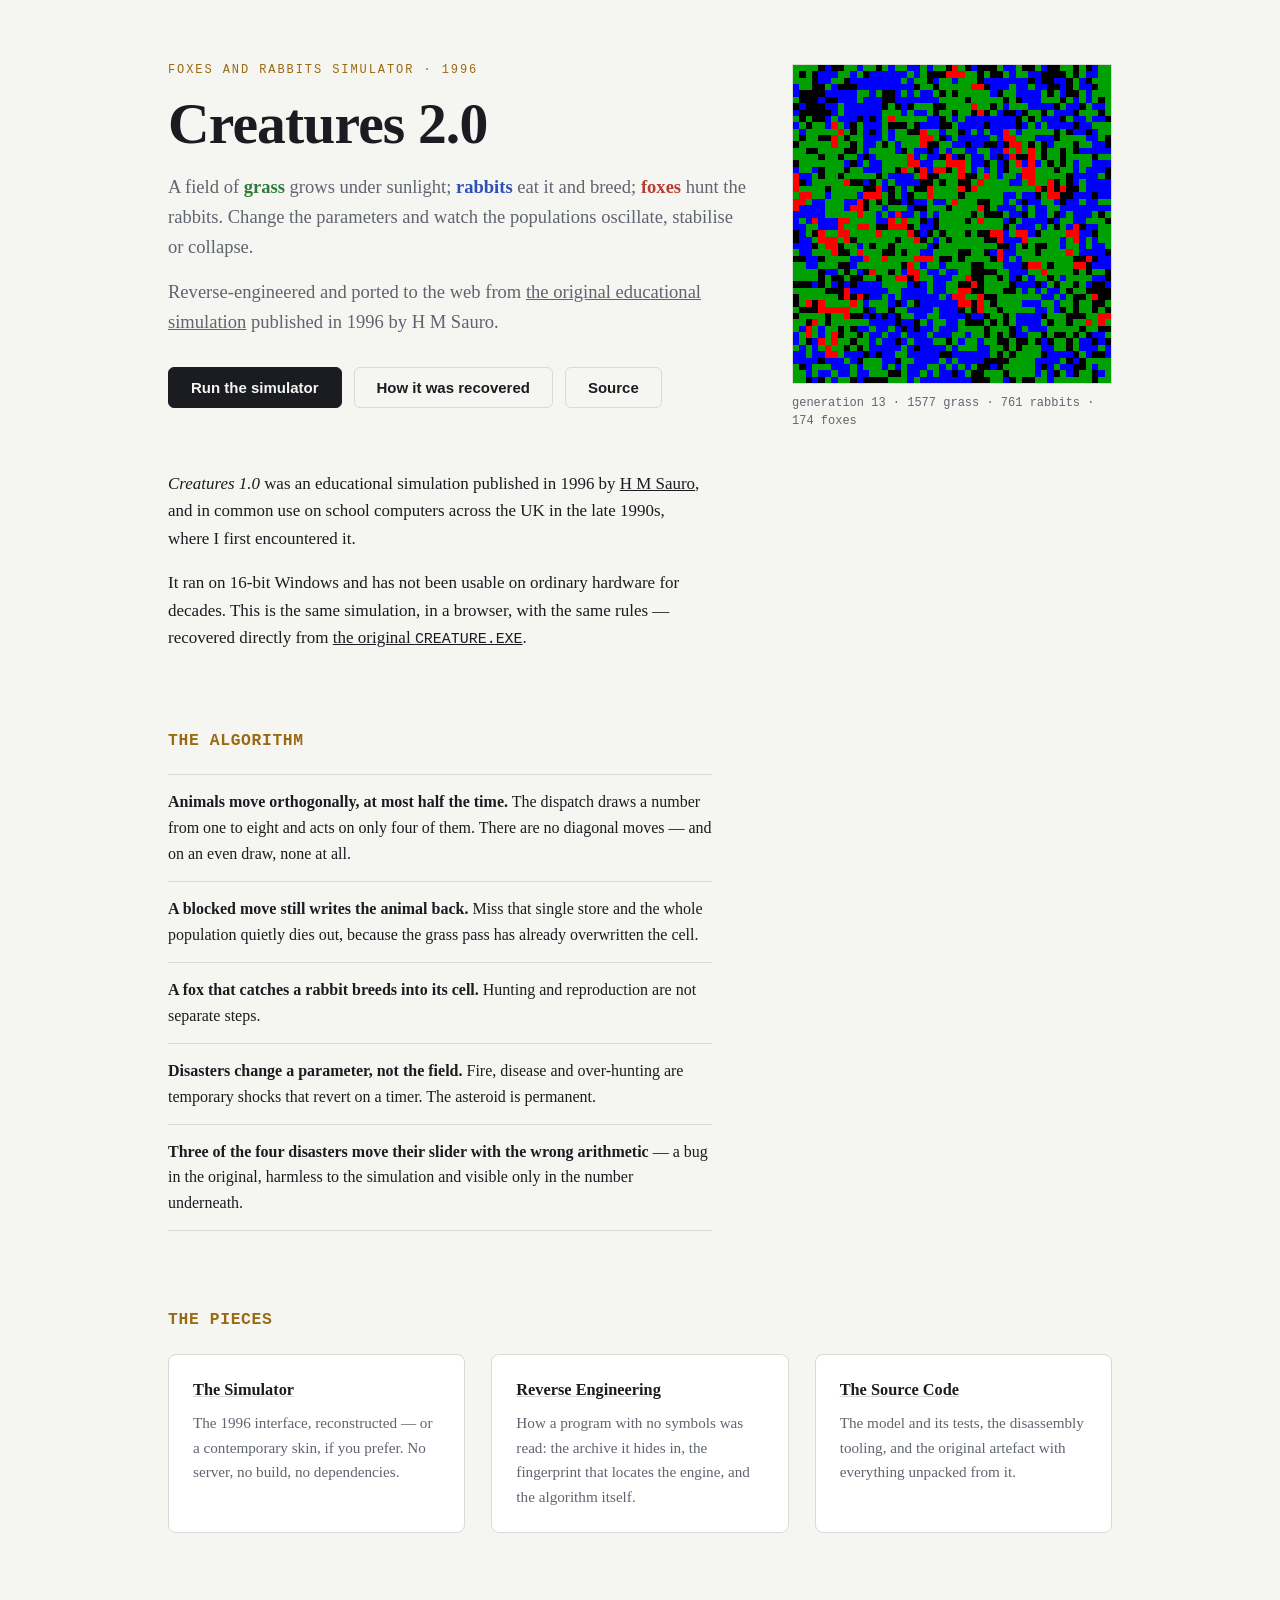
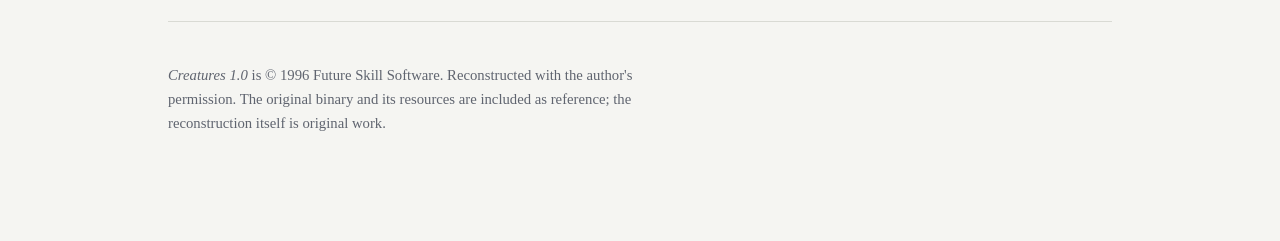
<file: index.html>
<!doctype html>
<html lang="en">
<head>
<meta charset="utf-8">
<meta name="viewport" content="width=device-width,initial-scale=1">
<link rel="icon" href="icon.svg">
<title>Creatures 2.0</title>
<meta name="description" content="A 1996 Windows teaching program, rebuilt from its shipped binary. The predator–prey model is transcribed instruction by instruction from the machine code.">
<style>
  :root {
    --ground: #F5F5F2;
    --surface: #FFFFFF;
    --rule: #D9DAD4;
    --text: #1A1C21;
    --muted: #5F646F;
    --amber: #9A6A12;
    --grass: #2F7D3C;
    --rabbit: #2B50B8;
    --fox: #B83E33;
    --measure: 64ch;
    /* The field keeps the original's colours in either theme: they are the
       subject, not decoration. */
    --sim-empty: #000;
    --sim-grass: #00a000;
    --sim-rabbit: #0000ff;
    --sim-fox: #ff0000;
  }
  @media (prefers-color-scheme: dark) {
    :root:not([data-theme="light"]) {
      --ground: #0E1117;
      --surface: #161A22;
      --rule: #262B36;
      --text: #D7DAE1;
      --muted: #868EA0;
      --amber: #E9B44C;
      --grass: #46A356;
      --rabbit: #6E92F0;
      --fox: #E05B4F;
    }
  }
  :root[data-theme="dark"] {
    --ground: #0E1117; --surface: #161A22; --rule: #262B36;
    --text: #D7DAE1; --muted: #868EA0; --amber: #E9B44C;
    --grass: #46A356; --rabbit: #6E92F0; --fox: #E05B4F;
  }

  * { box-sizing: border-box; }
  body {
    margin: 0;
    background: var(--ground);
    color: var(--text);
    font: 17px/1.62 "Iowan Old Style", "Palatino Linotype", Palatino,
      Georgia, "Times New Roman", serif;
    -webkit-font-smoothing: antialiased;
  }
  .wrap { max-width: 62rem; margin: 0 auto; padding: 0 24px 90px; }
  code, .mono {
    font-family: ui-monospace, "SF Mono", SFMono-Regular, Menlo, Consolas, monospace;
    font-size: .88em;
  }
  a { color: inherit; }

  /* ---- hero ---- */
  header { padding: 64px 0 0; }
  .kicker {
    font: 500 12px/1 ui-monospace, Menlo, monospace;
    letter-spacing: .16em; text-transform: uppercase;
    color: var(--amber); margin-bottom: 18px;
  }
  h1 {
    font-size: clamp(2.4rem, 6vw, 3.6rem); line-height: 1.04;
    margin: 0 0 18px; letter-spacing: -.015em; text-wrap: balance;
  }
  .standfirst {
    font-size: 1.16rem; color: var(--muted);
    max-width: var(--measure); margin: 0 0 15px;
  }
  /* The gap before the buttons is a break between sections; the gap between
     the paragraphs is not. Only the last one carries it. */
  .standfirst:last-of-type { margin-bottom: 30px; }
  .hero { display: flex; gap: 40px; align-items: flex-start; flex-wrap: wrap; }
  .hero__text { flex: 1 1 26rem; min-width: 0; }

  /* figure carries a default 1em/40px margin: it would drop the field below
     the kicker instead of aligning their tops. */
  .stage { flex: 0 0 auto; margin: 0; }
  .stage figcaption {
    font: 12px/1.5 ui-monospace, Menlo, monospace;
    color: var(--muted); margin-top: 10px; max-width: 320px;
  }
  canvas {
    display: block; width: 320px; height: 320px;
    max-width: 100%; background: var(--sim-empty);
    border: 1px solid var(--rule);
    image-rendering: pixelated;
  }

  .actions { display: flex; gap: 12px; flex-wrap: wrap; margin: 0 0 10px; }
  .btn {
    display: inline-block; text-decoration: none;
    padding: 12px 22px; border-radius: 6px;
    border: 1px solid var(--rule);
    font: 600 15px/1 -apple-system, BlinkMacSystemFont, "Segoe UI", Helvetica, sans-serif;
  }
  .btn--go { background: var(--text); color: var(--ground); border-color: var(--text); }
  .btn:hover { opacity: .82; }
  .btn:focus-visible { outline: 2px solid var(--amber); outline-offset: 3px; }

  /* ---- body ---- */
  section { margin-top: 76px; }
  /* 76px separates one titled section from the next. The first has no title,
     so it reads as a continuation of the hero and needs less air. */
  header + section { margin-top: 40px; }
  h2 {
    font-size: 1.02rem; margin: 0 0 20px;
    font-family: ui-monospace, Menlo, monospace; font-weight: 600;
    letter-spacing: .04em; text-transform: uppercase; color: var(--amber);
  }
  p { max-width: var(--measure); }
  .lede { font-size: 1.06rem; }

  .grid { display: grid; grid-template-columns: repeat(auto-fit, minmax(15rem, 1fr)); gap: 26px; }
  .card {
    background: var(--surface); border: 1px solid var(--rule);
    border-radius: 8px; padding: 22px 24px;
  }
  .card h3 { margin: 0 0 8px; font-size: 1.02rem; }
  .card p { margin: 0; font-size: .95rem; color: var(--muted); }
  .card a { text-decoration-color: var(--rule); }

  ul.findings { list-style: none; margin: 0; padding: 0; max-width: var(--measure); }
  ul.findings li {
    padding: 14px 0; border-top: 1px solid var(--rule); font-size: 1rem;
  }
  ul.findings li:last-child { border-bottom: 1px solid var(--rule); }
  .g { color: var(--grass); font-weight: 600; }
  .r { color: var(--rabbit); font-weight: 600; }
  .f { color: var(--fox); font-weight: 600; }

  footer {
    margin-top: 88px; padding-top: 28px; border-top: 1px solid var(--rule);
    color: var(--muted); font-size: .92rem;
  }
  footer p { max-width: var(--measure); }

  @media (prefers-reduced-motion: no-preference) {
    a { transition: opacity .15s ease; }
  }
</style>
</head>
<body>

<div class="wrap">

<header>
  <div class="hero">
    <div class="hero__text">
      <div class="kicker">Foxes and Rabbits Simulator · 1996</div>
      <h1>Creatures 2.0</h1>
      <p class="standfirst">
        A field of <span class="g">grass</span> grows under sunlight;
        <span class="r">rabbits</span> eat it and breed;
        <span class="f">foxes</span> hunt the rabbits. Change the parameters and
        watch the populations oscillate, stabilise or collapse.
      </p>
      <p class="standfirst">
        Reverse-engineered and ported to the web from
        <a href="https://web.archive.org/web/20040606134001fw_/http://www.fssc.demon.co.uk/EduSoft/Creatures/creature.htm"
        >the original educational simulation</a> published in 1996 by
        H&nbsp;M&nbsp;Sauro.
      </p>
      <div class="actions">
        <a class="btn btn--go" href="./web/index.html">Run the simulator</a>
        <a class="btn" href="reverse-engineering-creatures.html">How it was recovered</a>
        <a class="btn" href="https://github.com/sweeney/creatures">Source</a>
      </div>
    </div>

    <figure class="stage">
      <canvas id="field" width="50" height="50" aria-label="The simulation running"></canvas>
      <figcaption id="stat">STABLE.FLD — the manual's stable ecosystem, running live</figcaption>
    </figure>
  </div>
</header>

<section>
  <p class="lede">
    <em>Creatures 1.0</em> was an educational simulation published in 1996 by
    <a href="https://www.engr.washington.edu/facultyfinder/herbert-sauro">H&nbsp;M&nbsp;Sauro</a>,
    and in common use on school computers across the UK in the late 1990s,
    where I first encountered it.
  </p>
  <p>
    It ran on 16-bit Windows and has not been usable on ordinary hardware for
    decades. This is the same simulation, in a browser, with the same rules —
    recovered directly from
    <a href="https://web.archive.org/web/20040606134001fw_/http://www.fssc.demon.co.uk/EduSoft/Creatures/creature.htm"
    >the original <code>CREATURE.EXE</code></a>.
  </p>
</section>

<section>
  <h2>The Algorithm</h2>
  <ul class="findings">
    <li>
      <strong>Animals move orthogonally, at most half the time.</strong>
      The dispatch draws a number from one to eight and acts on only four of
      them. There are no diagonal moves — and on an even draw, none at all.
    </li>
    <li>
      <strong>A blocked move still writes the animal back.</strong>
      Miss that single store and the whole population quietly dies out, because
      the grass pass has already overwritten the cell.
    </li>
    <li>
      <strong>A fox that catches a rabbit breeds into its cell.</strong>
      Hunting and reproduction are not separate steps.
    </li>
    <li>
      <strong>Disasters change a parameter, not the field.</strong>
      Fire, disease and over-hunting are temporary shocks that revert on a
      timer. The asteroid is permanent.
    </li>
    <li>
      <strong>Three of the four disasters move their slider with the wrong
      arithmetic</strong> — a bug in the original, harmless to the simulation
      and visible only in the number underneath.
    </li>
  </ul>
</section>

<section>
  <h2>The pieces</h2>
  <div class="grid">
    <div class="card">
      <h3><a href="./web/index.html">The Simulator</a></h3>
      <p>The 1996 interface, reconstructed — or a contemporary skin, if you
        prefer. No server, no build, no dependencies.</p>
    </div>
    <div class="card">
      <h3><a href="reverse-engineering-creatures.html">Reverse Engineering</a></h3>
      <p>How a program with no symbols was read: the archive it hides in, the
        fingerprint that locates the engine, and the algorithm itself.</p>
    </div>
    <div class="card">
      <h3><a href="https://github.com/sweeney/creatures">The Source Code</a></h3>
      <p>The model and its tests, the disassembly tooling, and the original
        artefact with everything unpacked from it.</p>
    </div>
  </div>
</section>

<footer>
  <p>
    <em>Creatures 1.0</em> is © 1996 Future Skill Software. Reconstructed
    with the author's permission. The original binary and its resources are
    included as reference; the reconstruction itself is original work.
  </p>
</footer>

</div>

<script src="core/creatures.js"></script>
<script src="web/fields.js"></script>
<script>
// The hero is the simulation itself, running the shipped STABLE.FLD. If
// anything is unavailable the canvas simply stays black, and the page is
// unaffected.
(function () {
  'use strict';
  var C = window.Creatures;
  var canvas = document.getElementById('field');
  if (!C || !canvas || typeof FIELDS === 'undefined') return;

  var ctx = canvas.getContext('2d');
  var css = getComputedStyle(document.documentElement);
  var colour = {
    empty: css.getPropertyValue('--sim-empty').trim() || '#000',
    grass: css.getPropertyValue('--sim-grass').trim() || '#00a000',
    rabbit: css.getPropertyValue('--sim-rabbit').trim() || '#0000ff',
    fox: css.getPropertyValue('--sim-fox').trim() || '#f00',
  };

  var field, model, img;
  function reset() {
    field = C.Field.fromBase64(FIELDS.STABLE);
    model = new C.Model(field, new C.Xorshift32(Date.now() & 0xffff));
    canvas.width = field.size;
    canvas.height = field.size;
    img = ctx.createImageData(field.size, field.size);
  }

  function rgb(hex) {
    var h = hex.replace('#', '');
    if (h.length === 3) h = h[0] + h[0] + h[1] + h[1] + h[2] + h[2];
    var n = parseInt(h, 16);
    return [(n >> 16) & 255, (n >> 8) & 255, n & 255];
  }
  var PAL = {
    empty: rgb(colour.empty), grass: rgb(colour.grass),
    rabbit: rgb(colour.rabbit), fox: rgb(colour.fox),
  };

  function draw() {
    var d = img.data, n = field.size, k = 0;
    for (var r = 1; r <= n; r++) {
      for (var c = 1; c <= n; c++) {
        var v = field.get(r, c);
        var p = (v & C.FOX) ? PAL.fox
          : (v & (C.RABBIT | C.DISEASED)) ? PAL.rabbit
          : (v & C.GRASS) ? PAL.grass : PAL.empty;
        d[k++] = p[0]; d[k++] = p[1]; d[k++] = p[2]; d[k++] = 255;
      }
    }
    ctx.putImageData(img, 0, 0);
  }

  var stat = document.getElementById('stat');
  function label() {
    var c = model.counts();
    stat.textContent = 'generation ' + model.generation
      + ' · ' + c.grass + ' grass · ' + c.rabbits + ' rabbits · ' + c.foxes + ' foxes';
  }

  reset();
  draw();
  label();

  var still = matchMedia('(prefers-reduced-motion: reduce)');
  if (still.matches) return;              // a single frame is enough

  var last = 0;
  function tick(now) {
    if (now - last > 110) {
      last = now;
      model.step();
      var c = model.counts();
      // Restart if the ecosystem collapses, so the page is never a dead field.
      if (c.rabbits === 0 && c.foxes === 0) reset();
      draw();
      label();
    }
    requestAnimationFrame(tick);
  }
  requestAnimationFrame(tick);
})();
</script>
</body>
</html>
</file>
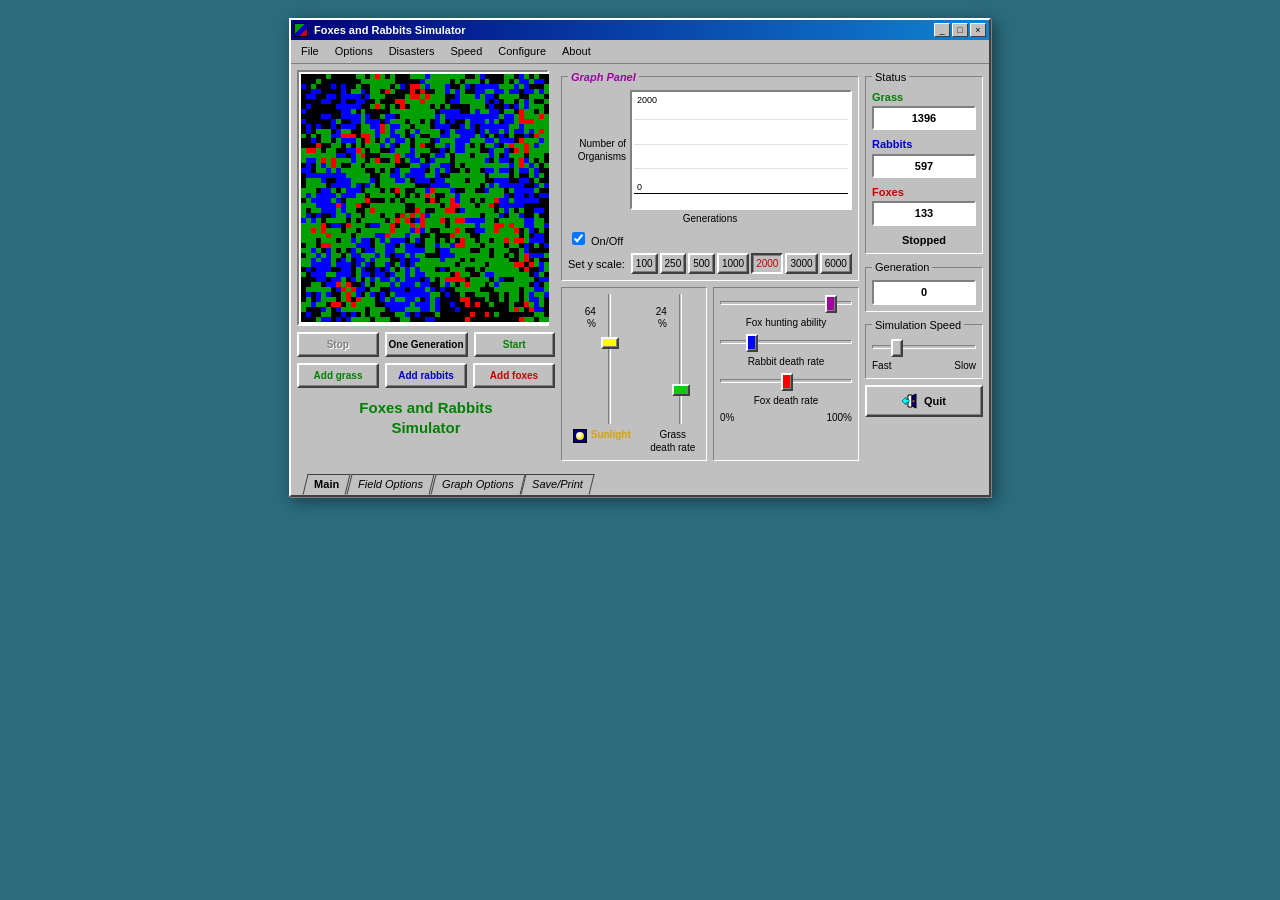
<file: web/index.html>
<!doctype html>
<html lang="en" data-skin="1996">
<head>
<meta charset="utf-8">
<meta name="viewport" content="width=device-width, initial-scale=1">
<title>Foxes and Rabbits Simulator</title>
<link rel="icon" href="../icon.svg">
<!-- Structure and layout only, no decoration. A skin should not have to fight
     this file. -->
<link rel="stylesheet" href="css/base.css">
<!-- The look. Swapped at runtime by app.js; css/README.md documents the token
     contract a skin has to satisfy. -->
<link rel="stylesheet" href="css/skin-1996.css" id="skin">
</head>
<body>

<div class="app">

  <div class="titlebar">
    <span class="titlebar__icon" aria-hidden="true"></span>
    <h1 class="titlebar__name">Foxes and Rabbits Simulator</h1>
    <span class="titlebar__buttons" aria-hidden="true">
      <span class="titlebar__btn">_</span>
      <span class="titlebar__btn">&#9633;</span>
      <span class="titlebar__btn">&times;</span>
    </span>
  </div>

  <nav class="menubar" id="menubar" aria-label="Main menu">
    <div class="menu">
      <button class="menu__button" type="button">File</button>
      <ul class="menu__list" id="fileMenu">
        <li class="menu__item" data-act="save">Save Field Configuration&hellip;</li>
        <li class="menu__sep"></li>
        <li class="menu__item" data-act="reset">Reset Generation Counter</li>
      </ul>
    </div>
    <div class="menu">
      <button class="menu__button" type="button">Options</button>
      <ul class="menu__list">
        <li class="menu__item" data-act="clear">Clear Field</li>
        <li class="menu__item" data-act="populate">Populate Field with Grass</li>
        <li class="menu__item" data-act="disease">Add Diseased Rabbit</li>
        <li class="menu__sep"></li>
        <li class="menu__item" data-act="size50">Set Field Size 50 &times; 50</li>
        <li class="menu__item" data-act="size80">Set Field Size 80 &times; 80</li>
      </ul>
    </div>
    <div class="menu">
      <button class="menu__button" type="button">Disasters</button>
      <ul class="menu__list" id="disasterMenu"></ul>
    </div>
    <div class="menu">
      <button class="menu__button" type="button">Speed</button>
      <ul class="menu__list">
        <li class="menu__item is-check" data-act="fast">Fast</li>
        <li class="menu__item is-check is-on" data-act="medium">Medium</li>
        <li class="menu__item is-check" data-act="slow">Slow</li>
      </ul>
    </div>
    <div class="menu">
      <button class="menu__button" type="button">Configure</button>
      <ul class="menu__list">
        <li class="menu__item is-check is-on" data-act="skin:1996">Appearance: 1996</li>
        <li class="menu__item is-check" data-act="skin:2026">Appearance: 2026</li>
        <li class="menu__sep"></li>
        <li class="menu__item" data-act="defaults">Revert parameters to internal defaults</li>
      </ul>
    </div>
    <div class="menu">
      <button class="menu__button" type="button">About</button>
      <ul class="menu__list">
        <li class="menu__item" data-act="about">About Creatures&hellip;</li>
      </ul>
    </div>
  </nav>

  <div class="workspace">

    <div class="column column--field">
      <div class="fieldview">
        <canvas id="field" class="fieldview__canvas" width="248" height="248"
                aria-label="Simulation field"></canvas>
      </div>

      <div class="buttonrow">
        <button class="btn btn--stop" id="btnStop" type="button">Stop</button>
        <button class="btn" id="btnOne" type="button"
                title="Click to move on ONE generation">One Generation</button>
        <button class="btn btn--start" id="btnStart" type="button">Start</button>
      </div>

      <div class="buttonrow" role="group" aria-label="Paint brush">
        <button class="btn btn--grass brush" data-brush="1" type="button">Add grass</button>
        <button class="btn btn--rabbit brush" data-brush="2" type="button">Add rabbits</button>
        <button class="btn btn--fox brush" data-brush="4" type="button">Add foxes</button>
      </div>

      <p class="wordmark">Foxes and Rabbits<br>Simulator</p>
      <p class="notice" id="notice" role="status" aria-live="polite"></p>
    </div>

    <div class="column column--main">

      <section class="pane is-active" id="pane-main">
        <fieldset class="panel panel--graph">
          <legend class="panel__title">Graph Panel</legend>
          <div class="graph">
            <span class="graph__ylabel">Number of<br>Organisms</span>
            <div class="graph__plot">
              <canvas id="graph" class="graph__canvas" width="248" height="112"></canvas>
            </div>
          </div>
          <p class="graph__xlabel">Generations</p>
          <label class="check"><input type="checkbox" id="graphOn" checked> On/Off</label>
          <div class="scalerow">
            <span class="scalerow__label">Set y scale:</span>
            <button class="btn btn--scale" data-scale="100" type="button">100</button>
            <button class="btn btn--scale" data-scale="250" type="button">250</button>
            <button class="btn btn--scale" data-scale="500" type="button">500</button>
            <button class="btn btn--scale" data-scale="1000" type="button">1000</button>
            <button class="btn btn--scale" data-scale="2000" type="button">2000</button>
            <button class="btn btn--scale" data-scale="3000" type="button">3000</button>
            <button class="btn btn--scale" data-scale="6000" type="button">6000</button>
          </div>
        </fieldset>

        <div class="panelrow">
          <fieldset class="panel panel--environment">
            <div class="controlrow controlrow--spread">
              <div class="control control--vertical">
                <div class="control__track">
                  <span class="control__value" id="pctSun">64<br>%</span>
                  <input type="range" class="slider slider--vertical slider--sun"
                         id="sldSun" min="0" max="100" value="64" aria-label="Sunlight">
                </div>
                <span class="control__label control__label--sun">
                  <span class="control__icon control__icon--sun" aria-hidden="true"></span>Sunlight
                </span>
              </div>
              <div class="control control--vertical">
                <div class="control__track">
                  <span class="control__value" id="pctGrassD">24<br>%</span>
                  <input type="range" class="slider slider--vertical slider--grass"
                         id="sldGrassD" min="0" max="100" value="24" aria-label="Grass death rate">
                </div>
                <span class="control__label">Grass<br>death rate</span>
              </div>
            </div>
          </fieldset>

          <fieldset class="panel panel--animals">
            <div class="controlrow controlrow--stack">
              <input type="range" class="slider slider--hunt" id="sldHunt"
                     min="0" max="100" value="88" aria-label="Fox hunting ability">
              <span class="control__label">Fox hunting ability</span>
              <input type="range" class="slider slider--rabbit" id="sldRabD"
                     min="0" max="100" value="21" aria-label="Rabbit death rate">
              <span class="control__label">Rabbit death rate</span>
              <input type="range" class="slider slider--fox" id="sldFoxD"
                     min="0" max="100" value="42" aria-label="Fox death rate">
              <span class="control__label">Fox death rate</span>
              <div class="rangeends"><span>0%</span><span>100%</span></div>
            </div>
          </fieldset>
        </div>
      </section>

      <section class="pane" id="pane-field">
        <fieldset class="panel">
          <legend class="panel__title">Field Display Options</legend>
          <label class="check"><input type="checkbox" id="showGrass" checked> Display Grass in Field</label>
          <label class="check"><input type="checkbox" id="showRabbits" checked> Display Rabbits in Field</label>
          <label class="check"><input type="checkbox" id="showFoxes" checked> Display Foxes in Field</label>
          <p class="hint">Pick a brush, then click the field to paint organisms in.</p>
        </fieldset>
      </section>

      <section class="pane" id="pane-graph">
        <fieldset class="panel">
          <legend class="panel__title">Graph Display Options</legend>
          <label class="check"><input type="checkbox" id="plotGrass" checked> Plot Grass on Graph</label>
          <label class="check"><input type="checkbox" id="plotRabbits" checked> Plot Rabbits on Graph</label>
          <label class="check"><input type="checkbox" id="plotFoxes" checked> Plot Foxes on Graph</label>
        </fieldset>
      </section>

      <section class="pane" id="pane-saveprint">
        <fieldset class="panel">
          <legend class="panel__title">Save</legend>
          <button class="btn" data-act="save" type="button">Save Field Configuration&hellip;</button>
          <p class="hint">Writes a <code>.FLD</code> the 1996 program will load:
            the grid, the populations and all twenty parameters.</p>
        </fieldset>
      </section>
    </div>

    <div class="column column--status">
      <fieldset class="panel">
        <legend class="panel__title">Status</legend>
        <div class="stat stat--grass">
          <span class="stat__label">Grass</span>
          <output class="stat__value" id="nGrass">0</output>
        </div>
        <div class="stat stat--rabbit">
          <span class="stat__label">Rabbits</span>
          <output class="stat__value" id="nRabbits">0</output>
        </div>
        <div class="stat stat--fox">
          <span class="stat__label">Foxes</span>
          <output class="stat__value" id="nFoxes">0</output>
        </div>
        <p class="runstate" id="runState">Stopped</p>
      </fieldset>

      <fieldset class="panel">
        <legend class="panel__title">Generation</legend>
        <output class="stat__value" id="nGen">0</output>
      </fieldset>

      <fieldset class="panel">
        <legend class="panel__title">Simulation Speed</legend>
        <input type="range" class="slider slider--speed" id="sldSpeed"
               min="0" max="100" value="50" aria-label="Simulation speed">
        <div class="rangeends"><span>Fast</span><span>Slow</span></div>
      </fieldset>

      <button class="btn btn--quit" id="btnQuit" type="button">
        <span class="btn__icon" aria-hidden="true"></span>Quit</button>
    </div>
  </div>

  <div class="tabs">
    <button class="tab is-active" data-pane="main" type="button"><span class="tab__label">Main</span></button>
    <button class="tab" data-pane="field" type="button"><span class="tab__label">Field Options</span></button>
    <button class="tab" data-pane="graph" type="button"><span class="tab__label">Graph Options</span></button>
    <button class="tab" data-pane="saveprint" type="button"><span class="tab__label">Save/Print</span></button>
  </div>

  <!-- The original showed About as its own modal form (AboutBox: TAboutBox in
       the recovered resources), not as a page of the notebook. It sits inside
       the window so it centres on the window rather than on the viewport. -->
  <div class="modal" id="aboutModal">
    <div class="dialog" role="dialog" aria-modal="true" aria-labelledby="aboutTitle">
      <div class="dialog__titlebar">
        <span class="dialog__title" id="aboutTitle">About Creatures</span>
        <button class="titlebar__btn" data-act="about-close" type="button" aria-label="Close">&times;</button>
      </div>
      <div class="dialog__body">
        <div class="dialog__icon" aria-hidden="true"></div>
        <div class="dialog__text">
          <p class="wordmark">Creatures 1.0</p>
          <div class="hint" id="aboutText"></div>
        </div>
      </div>
      <div class="dialog__actions">
        <button class="btn" id="btnAboutOk" data-act="about-close" type="button">OK</button>
      </div>
    </div>
  </div>
</div>

<script src="../core/creatures.js"></script>
<script src="fields.js"></script>
<script src="app.js"></script>
<script src="testhooks.js"></script>
</body>
</html>
</file>
<file: web/css/base.css>
/* ============================================================================
   base.css — structure and layout only.

   No colours, borders, fonts or textures live here; those come from a skin.
   Every visual property this file needs is read from a custom property with a
   neutral fallback, so the page is usable even with no skin attached and a
   skin never has to fight this file for layout.

   The token contract is documented in css/README.md.
   ========================================================================= */

:root {
  /* surfaces and text */
  --bg: #cfcfcf;
  --surface: #e7e7e7;
  --panel-bg: transparent;
  --text: #101010;
  --text-muted: #444;
  --accent: #204a87;

  /* borders: skins that want a bevel set the two edge tokens differently */
  --border: #999;
  --border-hi: #fff;
  --border-lo: #666;
  --radius: 0;

  /* typography */
  --font: system-ui, sans-serif;
  --font-mono: ui-monospace, Menlo, Consolas, monospace;
  --font-size: 13px;
  --font-size-sm: 11px;
  --line: 1.35;

  /* the simulation's own palette — the canvas reads these, so a skin
     restyles the field as well as the chrome */
  --sim-empty: #000;
  --sim-grass: #00a000;
  --sim-rabbit: #0000ff;
  --sim-fox: #ff0000;
  --sim-diseased: #ffff00;

  /* the graph */
  --graph-bg: #fff;
  --graph-grid: #e0e0e0;
  --graph-grass: #909000;
  --graph-rabbit: #0000c8;
  --graph-fox: #c80000;
  --graph-text: #000;

  /* metrics */
  --gap: 6px;
  --pad: 6px;
  --panel-pad: 6px;
  --app-width: 702px;
  --field-px: 248px;
  --slider-h: 18px;             /* thickness of a slider across its short axis */
  --slider-vertical-h: 130px;   /* the original's vertical tracks are ~137px
                                   in a 702px window */
  --col-field: 258px;
  --col-status: 118px;
  --col-main-basis: 0;   /* a skin raises this so the middle column wraps
                            rather than collapsing on a narrow window */
}

* { box-sizing: border-box; }

body {
  margin: 0;
  padding: 18px;
  background: var(--bg);
  color: var(--text);
  font-family: var(--font);
  font-size: var(--font-size);
  line-height: var(--line);
  display: flex;
  justify-content: center;
}

.app {
  width: var(--app-width);
  max-width: 100%;
  background: var(--surface);
  position: relative;   /* dialogs centre on the window, not the viewport */
}

/* ---- title bar ---- */
.titlebar { display: flex; align-items: center; gap: 6px; padding: 3px; }
.titlebar__icon { width: 14px; height: 14px; flex: none; }
.titlebar__buttons { display: flex; gap: 2px; flex: none; }
.titlebar__btn {
  width: 16px; height: 14px; display: flex;
  align-items: center; justify-content: center;
  font-size: 9px; line-height: 1;
}
.titlebar__name { flex: 1; margin: 0; font-size: var(--font-size); font-weight: 700; }


/* ---- menus ---- */
.menubar { display: flex; padding: 1px 2px; }
.menu { position: relative; }
.menu__button { font: inherit; background: none; border: 0; padding: 3px 8px; cursor: default; color: inherit; }
.menu__list {
  display: none; position: absolute; z-index: 30; top: 100%; left: 0;
  min-width: 220px; margin: 0; padding: 2px; list-style: none;
}
.menu.is-open .menu__list { display: block; }
.menu__item { padding: 4px 18px 4px 22px; cursor: default; position: relative; }
.menu__sep { height: 2px; margin: 3px 2px; padding: 0; }
.menu__item.is-check::before { content: '\2713'; position: absolute; left: 7px; opacity: 0; }
.menu__item.is-check.is-on::before { opacity: 1; }

/* ---- three-column workspace ---- */
.workspace {
  display: flex; gap: var(--gap);
  padding: var(--pad); align-items: flex-start;
}
/* Below the widest skin's app width the columns reflow rather than crush.
   Above it they stay in one row, which is what the 1996 layout expects. */
@media (max-width: 900px) {
  .workspace { flex-wrap: wrap; }
}
.column--field { width: var(--col-field); flex: none; }
.column--main { flex: 1 1 var(--col-main-basis, 0); min-width: 0; }
.column--status { width: var(--col-status); flex: none; }

/* ---- panels ---- */
.panel {
  margin: 0 0 var(--gap); padding: var(--panel-pad); border: 0;
  /* a <fieldset> defaults to min-inline-size:min-content, which makes it grow
     to fit wide children instead of letting them scroll */
  min-width: 0; min-inline-size: 0;
}
.panel__title { padding: 0 3px; }
.panelrow { display: flex; gap: var(--gap); align-items: stretch; }
.panelrow > .panel { flex: 1; min-width: 0; }
.panel--animals { flex: 1.35; }

/* ---- field ---- */
.fieldview { padding: 2px; width: calc(var(--field-px) + 4px); }
.fieldview__canvas {
  display: block; width: var(--field-px); height: var(--field-px);
  image-rendering: pixelated; cursor: crosshair;
}

/* ---- buttons ---- */
.buttonrow { display: flex; gap: var(--gap); margin-top: var(--gap); }
.buttonrow .btn { flex: 1; }   /* min-width stays auto so a label is never
                                  clipped; a skin that needs more room widens
                                  --col-field rather than shrinking buttons */
.btn { font: inherit; cursor: pointer; padding: 4px 8px; white-space: nowrap; }
.btn[disabled] { cursor: default; }
.btn--quit {
  width: 100%; padding: 6px 8px;
  display: flex; align-items: center; justify-content: center; gap: 6px;
}
/* An empty box the skin fills with a glyph; a skin with no glyph hides it. */
.btn__icon { flex: none; width: 16px; height: 16px; background: no-repeat center / contain; }

/* ---- graph ---- */
.graph { display: flex; gap: 4px; align-items: stretch; }
.graph__ylabel { width: 58px; flex: none; font-size: var(--font-size-sm); text-align: right; align-self: center; }
.graph__plot { flex: 1; min-width: 0; padding: 2px; }
.graph__canvas { display: block; width: 100%; height: 112px; }
.graph__xlabel { text-align: center; font-size: var(--font-size-sm); margin: 2px 0 0; }
.scalerow { display: flex; gap: 2px; align-items: center; margin-top: 5px; white-space: nowrap; }
.scalerow__label { margin-right: 4px; }
.scalerow .btn { flex: none; }   /* the row scrolls; buttons keep their size
                                    rather than being squeezed to fit */
.btn--scale { padding: 2px 3px; font-size: var(--font-size-sm); }

/* ---- controls ---- */
.controlrow { display: flex; gap: 10px; }
.controlrow--spread { justify-content: space-around; }
.controlrow--stack { flex-direction: column; gap: 4px; }
.control { display: flex; flex-direction: column; align-items: center; gap: 4px; }
/* the value sits beside the track, as it does in the original, not above it */
.control__track { display: flex; align-items: flex-start; gap: 5px; }
.control--vertical .control__value { padding-top: 12px; text-align: right; line-height: 1.15; }
.control__label { font-size: var(--font-size-sm); text-align: center; }
.control__icon {
  display: inline-block; vertical-align: middle;
  width: 14px; height: 14px; margin-right: 4px;
}
.control__value { font-size: var(--font-size-sm); }
.rangeends { display: flex; justify-content: space-between; font-size: var(--font-size-sm); }

.slider {
  width: 100%; margin: 0;      /* range inputs default to a ~2px horizontal
                                  margin, which overflows at width:100% */
  height: var(--slider-h);
}
/* Two classes deep so a skin's plain `.slider` rule cannot silently win the
   cascade and collapse these to the horizontal height. Skins set the tokens. */
.slider.slider--vertical {
  writing-mode: vertical-lr; direction: rtl;
  width: var(--slider-h); height: var(--slider-vertical-h);
}

/* ---- status ---- */
.stat { margin-bottom: 7px; }
.stat__label { display: block; font-weight: 700; margin-bottom: 2px; }
.stat__value { display: block; padding: 3px 5px; text-align: center; font-weight: 700; font-variant-numeric: tabular-nums; }
.runstate { text-align: center; font-weight: 700; margin: 4px 0 0; }

/* ---- panes and tabs ---- */
.pane { display: none; }
.pane.is-active { display: block; }
.tabs { display: flex; gap: 2px; padding: 0 var(--pad); }
.tab { font: inherit; cursor: default; padding: 3px 10px 4px; }
.tab__label { display: block; }

/* ---- modal dialogs ---- */
.modal {
  display: none;
  position: absolute;
  inset: 0;
  z-index: 100;
  align-items: center;
  justify-content: center;
  padding: var(--gap, 6px);
}
.modal.is-open { display: flex; }
.dialog {
  width: min(360px, 100%);
  max-height: 100%;
  display: flex;
  flex-direction: column;
  background: var(--surface, #c0c0c0);
}
.dialog__titlebar { display: flex; align-items: center; gap: 6px; padding: 3px; }
.dialog__title { flex: 1; font-weight: 700; }
.dialog__body {
  display: flex;
  gap: var(--gap, 6px);
  align-items: flex-start;
  padding: var(--panel-pad, 8px);
  overflow-y: auto;
}
.dialog__icon { width: 32px; height: 32px; flex: none; }
.dialog__text { min-width: 0; }
.dialog__text .wordmark { margin-top: 0; text-align: left; }
.dialog__actions {
  display: flex;
  justify-content: flex-end;
  padding: 0 var(--panel-pad, 8px) var(--panel-pad, 8px);
}
.dialog__actions .btn { min-width: 72px; }

/* ---- misc ---- */
.check { display: block; margin: 4px 0; cursor: pointer; }
.hint { font-size: var(--font-size-sm); margin: 6px 0 0; line-height: 1.45; }
.wordmark { text-align: center; font-weight: 700; margin: 10px 0 0; }
.notice { margin: 8px 0 0; padding: 4px 6px; min-height: 22px; font-size: var(--font-size-sm); }
.notice:empty { visibility: hidden; }
.fieldlist { display: flex; flex-wrap: wrap; gap: var(--gap); }

/* Wide content scrolls inside its own box rather than the page. */
.scalerow, .fieldlist { overflow-x: auto; }

:focus-visible { outline: 2px solid var(--accent); outline-offset: 1px; }
@media (prefers-reduced-motion: reduce) {
  * { transition: none !important; animation: none !important; }
}
</file>
<file: web/css/skin-1996.css>
/* ============================================================================
   skin-1996.css — Windows 95, as the original shipped.

   Redefines the tokens from base.css and adds the bevel decoration that era
   depended on. Layout lives in base.css; nothing here moves anything.
   ========================================================================= */

:root {
  --bg: #2a6b7c;
  --surface: #c0c0c0;
  --panel-bg: transparent;
  --text: #000;
  --text-muted: #303030;
  --accent: #000080;

  --border: #c0c0c0;
  --border-hi: #fff;
  --border-lo: #404040;
  --shadow: #808080;
  --radius: 0;

  --font: "MS Sans Serif", Tahoma, Geneva, Verdana, sans-serif;
  --font-size: 11px;
  --font-size-sm: 10px;
  --line: 1.3;

  --sim-empty: #000;
  --sim-grass: #00a000;
  --sim-rabbit: #0000ff;
  --sim-fox: #f00;
  --sim-diseased: #ff0;

  --graph-bg: #fff;
  --graph-grid: #e0e0e0;
  --graph-grass: #909000;
  --graph-rabbit: #0000c8;
  --graph-fox: #c80000;

  --species-grass: #008000;
  --species-rabbit: #0000c8;
  --species-fox: #c80000;
}

body { -webkit-font-smoothing: none; }

.app {
  border: 2px solid var(--surface);
  border-top-color: var(--border-hi);
  border-left-color: var(--border-hi);
  border-right-color: var(--border-lo);
  border-bottom-color: var(--border-lo);
  box-shadow: 1px 1px 0 var(--shadow), 4px 4px 14px rgba(0, 0, 0, .45);
}

/* raised and sunken bevels, the whole visual language of the era */
.btn, .tab {
  background: var(--surface);
  border: 2px solid var(--surface);
  border-top-color: var(--border-hi);
  border-left-color: var(--border-hi);
  border-right-color: var(--border-lo);
  border-bottom-color: var(--border-lo);
  box-shadow: inset -1px -1px 0 var(--shadow), inset 1px 1px 0 var(--surface);
  color: var(--text);
}
.btn:active, .btn.is-on {
  border-top-color: var(--border-lo);
  border-left-color: var(--border-lo);
  border-right-color: var(--border-hi);
  border-bottom-color: var(--border-hi);
  box-shadow: inset 1px 1px 0 var(--shadow);
}
.btn[disabled] { color: var(--shadow); text-shadow: 1px 1px 0 var(--border-hi); }

.fieldview, .graph__plot, .stat__value {
  border: 2px solid var(--surface);
  border-top-color: var(--shadow);
  border-left-color: var(--shadow);
  border-right-color: var(--border-hi);
  border-bottom-color: var(--border-hi);
  background: #fff;
}

.titlebar {
  background: linear-gradient(90deg, #000080, #1084d0);
  color: #fff;
}
.titlebar__icon {
  background: linear-gradient(135deg, #00a000 40%, #0000c8 40% 70%, #c80000 70%);
  border: 1px solid #000;
}
.titlebar__btn {
  background: var(--surface); color: #000;
  border: 1px solid var(--surface);
  border-top-color: var(--border-hi); border-left-color: var(--border-hi);
  border-right-color: var(--border-lo); border-bottom-color: var(--border-lo);
}

.menubar { border-bottom: 1px solid var(--shadow); }
.menu.is-open .menu__button, .menu__button:hover { background: var(--accent); color: #fff; }
.menu__list {
  background: var(--surface);
  border: 2px solid var(--surface);
  border-top-color: var(--border-hi);
  border-left-color: var(--border-hi);
  border-right-color: var(--border-lo);
  border-bottom-color: var(--border-lo);
  box-shadow: 2px 2px 4px rgba(0, 0, 0, .4);
}
.menu__item:hover { background: var(--accent); color: #fff; }
.menu__sep { border-top: 1px solid var(--shadow); border-bottom: 1px solid var(--border-hi); }

.panel {
  border: 1px solid var(--border-hi);
  border-top-color: var(--shadow);
  border-left-color: var(--shadow);
}
.panel--graph > .panel__title { color: #a000a0; font-weight: 700; font-style: italic; }

.tabs { padding-left: 14px; }
.tab {
  border: 1px solid var(--border-lo);
  border-bottom-color: transparent;
  background: var(--surface);
  box-shadow: none;
  transform: skewX(-14deg);
  margin-right: -1px;
  font-style: italic;
  padding: 2px 8px 3px;
}
.tab__label { transform: skewX(14deg); }
.tab.is-active { font-weight: 700; font-style: normal; }

/* species colouring, matching the field */
.stat--grass .stat__label, .btn--grass { color: var(--species-grass); font-weight: 700; }
.stat--rabbit .stat__label, .btn--rabbit { color: var(--species-rabbit); font-weight: 700; }
.stat--fox .stat__label, .btn--fox { color: var(--species-fox); font-weight: 700; }
.btn--start { color: var(--species-grass); font-weight: 700; }
.btn--stop { color: var(--species-fox); font-weight: 700; }
.btn--scale.is-on { color: var(--species-fox); }
.brush.is-on { outline: 1px dotted #000; outline-offset: -4px; }

.wordmark { color: var(--species-grass); font-size: 15px; line-height: 1.35; }
.control__label--sun { color: #d8a000; font-weight: 700; }
.control__icon--sun {
  background: #000080;
  border: 1px solid #000;
  position: relative;
}
.control__icon--sun::after {
  content: ''; position: absolute; inset: 2px;
  border-radius: 50%;
  background: radial-gradient(circle at 40% 35%, #fff 20%, #ffe000 55%, #d8a000 100%);
}
.notice { background: #ffffe1; }

/* No backdrop dim: Windows 95 modals left the parent window at full
   brightness. The drop shadow is what says the dialog floats. */
.dialog {
  border: 2px solid var(--surface);
  border-top-color: var(--border-hi);
  border-left-color: var(--border-hi);
  border-right-color: var(--border-lo);
  border-bottom-color: var(--border-lo);
  box-shadow: 1px 1px 0 var(--shadow), 4px 4px 14px rgba(0, 0, 0, .45);
}
.dialog__titlebar {
  background: linear-gradient(90deg, #000080, #1084d0);
  color: #fff;
}
.dialog__icon {
  background: linear-gradient(135deg, #00a000 40%, #0000c8 40% 70%, #c80000 70%);
  border: 1px solid #000;
}
.buttonrow .btn { font-weight: 700; font-size: var(--font-size-sm); padding: 4px 2px; }
.btn--quit { font-weight: 700; }
/* The period exit glyph: a navy door swung open on its frame, an orange
   handle, and a cyan arrow leaving through the doorway. */
.btn--quit .btn__icon {
  background-image: url("data:image/svg+xml,%3Csvg xmlns='http://www.w3.org/2000/svg' width='16' height='16'%3E%3Cpath d='M6 2h4v12H6z' fill='%23fff' stroke='%23000'/%3E%3Cpath d='M10 3l4-2v14l-4-2z' fill='%23000080' stroke='%23000'/%3E%3Crect x='10.6' y='7.4' width='1.6' height='1.6' fill='%23ff8000'/%3E%3Cpath d='M7 6.5H4V4L0 8l4 4V9.5h3z' fill='%2300ffff' stroke='%23008080'/%3E%3C/svg%3E");
}

/* period sliders: a bevelled thumb on a sunken track */
.slider { -webkit-appearance: none; appearance: none; background: transparent; }
.slider::-webkit-slider-runnable-track {
  background: var(--surface); height: 4px;
  border: 1px solid var(--shadow);
  border-right-color: var(--border-hi); border-bottom-color: var(--border-hi);
}
.slider::-webkit-slider-thumb {
  -webkit-appearance: none; appearance: none;
  width: 12px; height: 18px; margin-top: -7px;
  background: var(--surface);
  border: 2px solid var(--surface);
  border-top-color: var(--border-hi); border-left-color: var(--border-hi);
  border-right-color: var(--border-lo); border-bottom-color: var(--border-lo);
  box-shadow: inset -1px -1px 0 var(--shadow);
}
/* In vertical writing mode the track's `height` runs along the inline axis,
   so it has to be set again or it renders as a wide bar.

   The original's vertical groove is three pixels: a #808080 shadow line, one
   pixel of surface, a white highlight line. No fill and no cap at either end,
   which is what makes it read as an etched hairline rather than a bar. */
.slider--vertical::-webkit-slider-runnable-track {
  width: 3px; height: 100%;
  background: transparent;
  border: 0;
  border-left: 1px solid var(--shadow);
  border-right: 1px solid var(--border-hi);
}
.slider--vertical::-webkit-slider-thumb { width: 18px; height: 12px; margin-top: 0; margin-left: -8px; }
.slider--sun::-webkit-slider-thumb { background: #ff0; }
.slider--grass::-webkit-slider-thumb { background: #00d000; }
.slider--hunt::-webkit-slider-thumb { background: #a000a0; }
.slider--rabbit::-webkit-slider-thumb { background: #00f; }
.slider--fox::-webkit-slider-thumb { background: #f00; }
</file>
